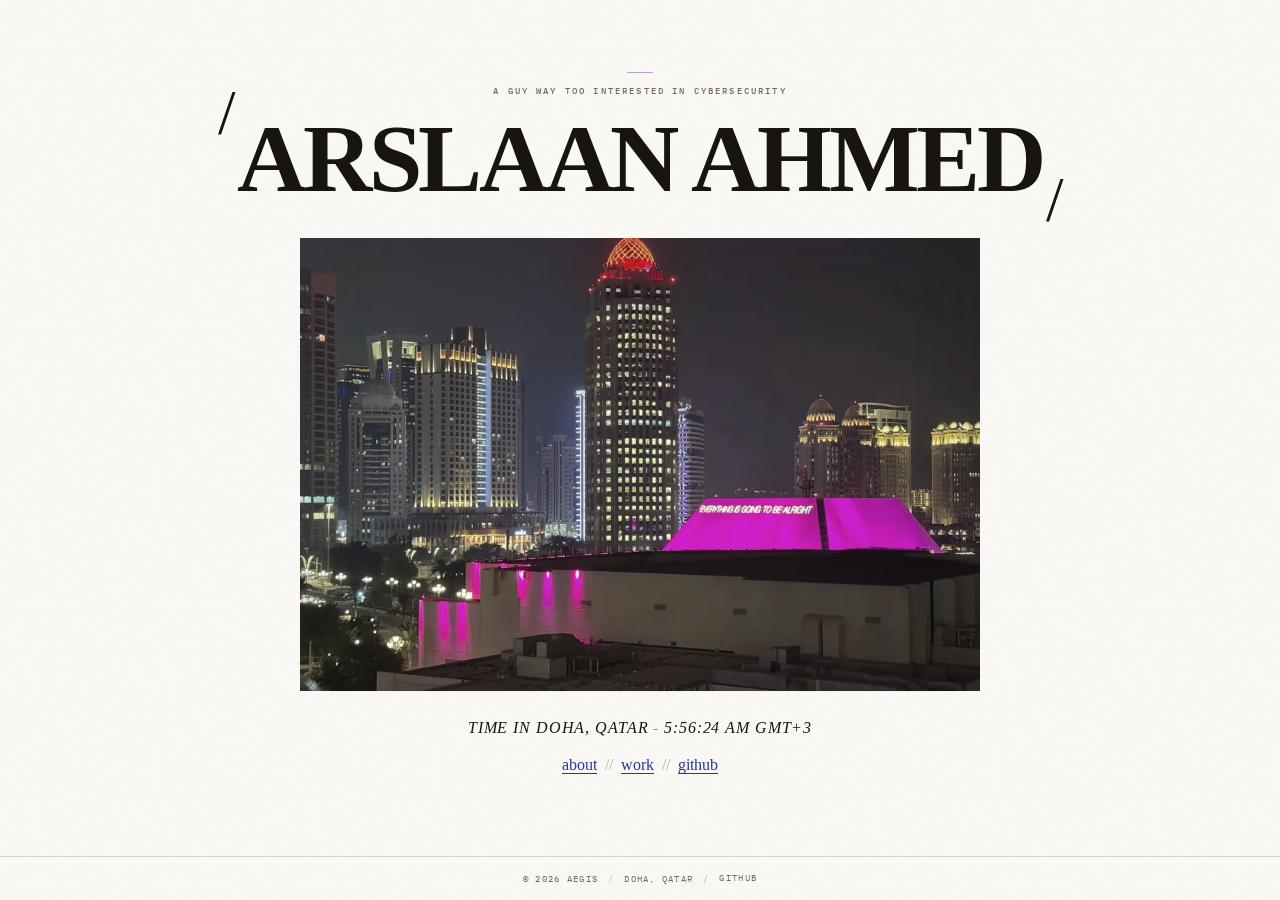
<file: index.html>
<!DOCTYPE html><html lang="en"><head><meta charset="utf-8"><meta name="viewport" content="width=device-width, initial-scale=1"><title>Arslaan Ahmed — Cybersecurity Portfolio</title><meta name="description" content="Arslaan Ahmed is a cybersecurity enthusiast based in Doha, Qatar, working across systems engineering, zero-trust security, and the tools that connect them."><meta name="author" content="Arslaan Ahmed"><meta name="keywords" content="cybersecurity, penetration testing, security engineering, detection engineering, application security, CTF"><meta name="robots" content="index, follow"><meta name="theme-color" content="#faf8f4"><meta name="generator" content="Astro v7.4.12"><meta property="og:type" content="profile"><meta property="og:title" content="Arslaan Ahmed — Cybersecurity Portfolio"><meta property="og:description" content="Arslaan Ahmed is a cybersecurity enthusiast based in Doha, Qatar, working across systems engineering, zero-trust security, and the tools that connect them."><meta property="og:site_name" content="Arslaan Ahmed"><meta property="og:image" content="https://files.manuscdn.com/user_upload_by_module/session_file/310519664086830105/gjMHkPOuxHqGarYZ.jpg"><meta property="og:image:alt" content="A lavender-tinted brutalist library at dusk."><meta name="twitter:card" content="summary_large_image"><meta name="twitter:title" content="Arslaan Ahmed — Cybersecurity Portfolio"><meta name="twitter:description" content="Arslaan Ahmed is a cybersecurity enthusiast based in Doha, Qatar, working across systems engineering, zero-trust security, and the tools that connect them."><meta name="twitter:image" content="https://files.manuscdn.com/user_upload_by_module/session_file/310519664086830105/gjMHkPOuxHqGarYZ.jpg"><link rel="icon" type="image/svg+xml" href="/favicon.svg"><link rel="apple-touch-icon" href="/images/apple-touch-icon.png"><script type="application/ld+json">{"@context":"https://schema.org","@type":"Person","name":"Arslaan Ahmed","jobTitle":"A guy way too interested in cybersecurity","address":{"@type":"PostalAddress","addressLocality":"Doha","addressCountry":"QA"},"sameAs":["https://github.com/averagecopilotabuser"],"knowsAbout":["Penetration testing","Detection engineering","Application security","CTFs"]}</script><link rel="stylesheet" href="/_astro/Masthead.DsQP8aR9.css"><script type="module" src="/_astro/page.B3sWyS9n.js"></script></head><body><a class="skip-link" href="#main">Skip to content</a><main id="main" class="home-main"><div class="home-stack"><header class="masthead masthead--home"><p class="hero-eyebrow">A guy way too interested in cybersecurity</p><h1 class="wordmark wordmark--hero"><span class="slash slash--tl" aria-hidden="true">/</span><span class="wordmark-text">Arslaan Ahmed</span><span class="slash slash--br" aria-hidden="true">/</span></h1></header><figure class="hero-photo"><img src="/_astro/hero.CP5t7UEm_1w8wOq.webp" srcset="/_astro/hero.CP5t7UEm_2mqVcv.webp 640w, /_astro/hero.CP5t7UEm_77d81.webp 960w, /_astro/hero.CP5t7UEm_Z2k3XaE.webp 1440w, /_astro/hero.CP5t7UEm_2awzJw.webp 2000w" alt="Doha skyline at night, with illuminated high-rise buildings and a vivid magenta rooftop installation." sizes="(max-width: 820px) calc(100vw - 40px), 680px" loading="eager" fetchpriority="high" decoding="async" width="2048" height="1536"></figure><p class="clock" data-clock data-timezone="Asia/Qatar"><span class="clock-city">Time in Doha, Qatar</span><span class="clock-dash" aria-hidden="true"> - </span><time data-clock-time>local time</time></p><script type="module">var e=document.querySelector(`[data-clock]`),t=e?.querySelector(`[data-clock-time]`),n=e?.dataset.timezone;if(e&&t&&n){let e=new Intl.DateTimeFormat(`en-US`,{timeZone:n,hour:`numeric`,minute:`2-digit`,second:`2-digit`,hour12:!0,timeZoneName:`short`}),r=``,i=()=>{let n=new Date,i=e.formatToParts(n),a=i.find(e=>e.type===`timeZoneName`)?.value??``,o=`${i.filter(e=>e.type!==`timeZoneName`).map(e=>e.value).join(``).replace(/\u202f/g,` `).trim()} ${a}`.trim();o!==r&&(t.textContent=o,t.dateTime=n.toISOString(),r=o)};i(),window.setInterval(i,1e3)}</script><nav class="site-nav" aria-label="Primary"><a href="/about" class="nav-link">about</a><span class="nav-sep" aria-hidden="true">//</span><a href="/work" class="nav-link">work</a><span class="nav-sep" aria-hidden="true">//</span><a href="https://github.com/averagecopilotabuser" class="nav-link" target="_blank" rel="noopener noreferrer">github<span class="sr-only"> (opens in a new tab)</span></a></nav></div></main><footer class="site-footer site-footer--minimal"><p>© 2026 Aegis</p><span class="footer-sep" aria-hidden="true">/</span><p>Doha, Qatar</p><span class="footer-sep" aria-hidden="true">/</span><a href="https://github.com/averagecopilotabuser" target="_blank" rel="noopener noreferrer">GitHub<span class="sr-only"> (opens in a new tab)</span></a></footer></body></html>
</file>
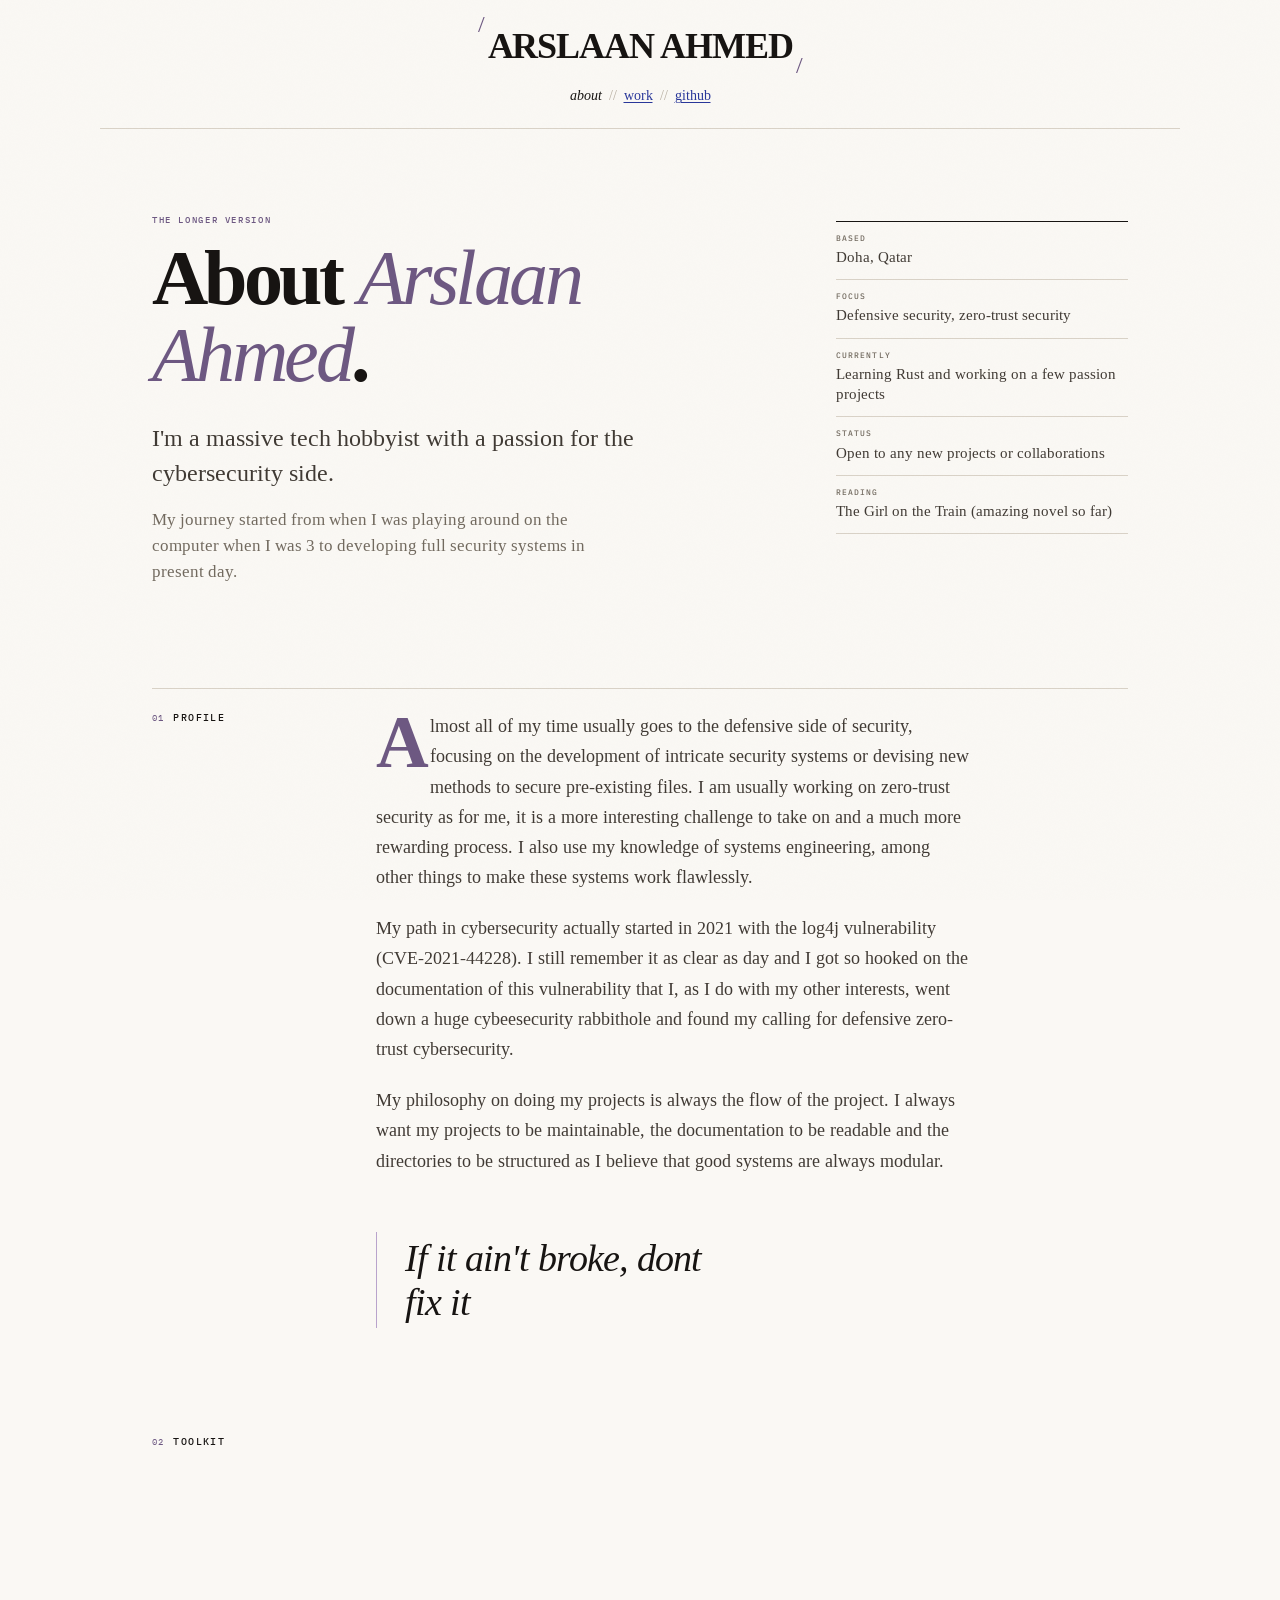
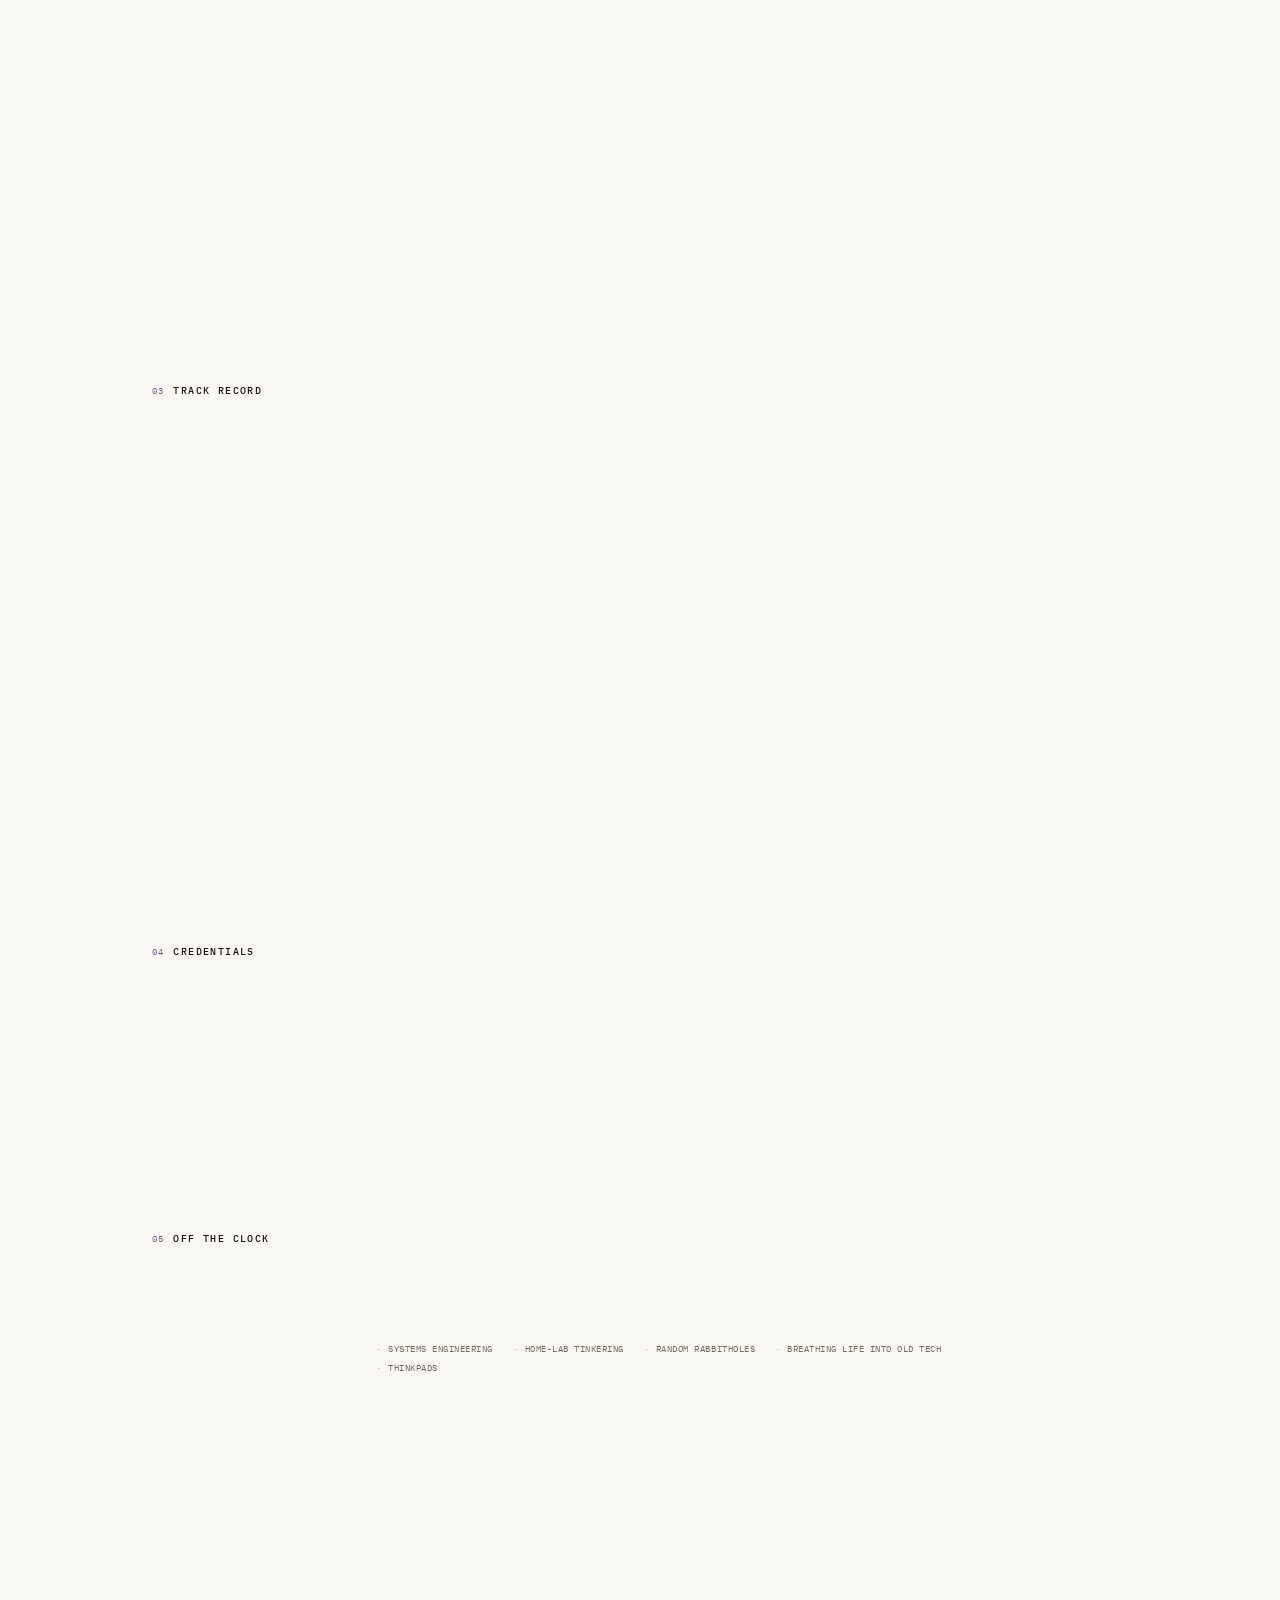
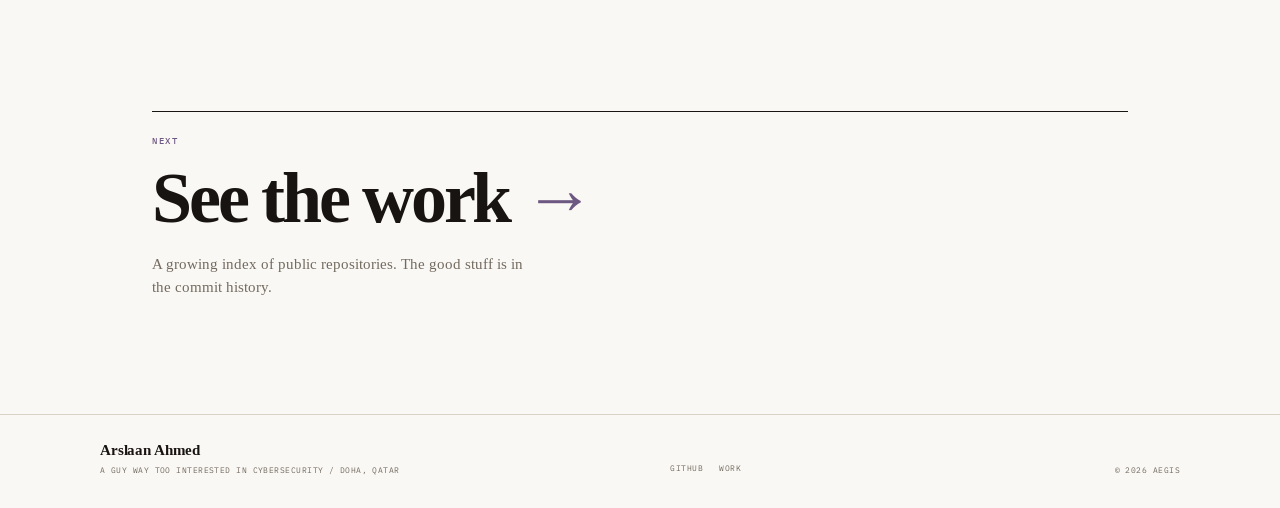
<file: about/index.html>
<!DOCTYPE html><html lang="en"><head><meta charset="utf-8"><meta name="viewport" content="width=device-width, initial-scale=1"><title>About Arslaan Ahmed — Cybersecurity Portfolio</title><meta name="description" content="The longer version: Arslaan Ahmed's path from discovering Windows 7 to building security systems, the tools and ideas behind the work, and what keeps the curiosity going."><meta name="author" content="Arslaan Ahmed"><meta name="keywords" content="cybersecurity, penetration testing, security engineering, detection engineering, application security, CTF"><meta name="robots" content="index, follow"><meta name="theme-color" content="#faf8f4"><meta name="generator" content="Astro v7.4.12"><meta property="og:type" content="profile"><meta property="og:title" content="About Arslaan Ahmed — Cybersecurity Portfolio"><meta property="og:description" content="The longer version: Arslaan Ahmed's path from discovering Windows 7 to building security systems, the tools and ideas behind the work, and what keeps the curiosity going."><meta property="og:site_name" content="Arslaan Ahmed"><meta property="og:image" content="https://files.manuscdn.com/user_upload_by_module/session_file/310519664086830105/gjMHkPOuxHqGarYZ.jpg"><meta property="og:image:alt" content="A lavender-tinted brutalist library at dusk."><meta name="twitter:card" content="summary_large_image"><meta name="twitter:title" content="About Arslaan Ahmed — Cybersecurity Portfolio"><meta name="twitter:description" content="The longer version: Arslaan Ahmed's path from discovering Windows 7 to building security systems, the tools and ideas behind the work, and what keeps the curiosity going."><meta name="twitter:image" content="https://files.manuscdn.com/user_upload_by_module/session_file/310519664086830105/gjMHkPOuxHqGarYZ.jpg"><link rel="icon" type="image/svg+xml" href="/favicon.svg"><link rel="apple-touch-icon" href="/images/apple-touch-icon.png"><link rel="stylesheet" href="/_astro/Masthead.DsQP8aR9.css"><script type="module" src="/_astro/page.B3sWyS9n.js"></script></head><body><a class="skip-link" href="#main">Skip to content</a><header class="masthead masthead--inner"><a class="wordmark wordmark--inner" href="/" aria-label="Arslaan Ahmed — home"><span class="slash slash--tl" aria-hidden="true">/</span><span class="wordmark-text">Arslaan Ahmed</span><span class="slash slash--br" aria-hidden="true">/</span></a><nav class="site-nav" aria-label="Primary"><a href="/about" class="nav-link is-current" aria-current="page">about</a><span class="nav-sep" aria-hidden="true">//</span><a href="/work" class="nav-link">work</a><span class="nav-sep" aria-hidden="true">//</span><a href="https://github.com/averagecopilotabuser" class="nav-link" target="_blank" rel="noopener noreferrer">github<span class="sr-only"> (opens in a new tab)</span></a></nav></header><main id="main" class="page-main"><div class="page-wrap"><section class="page-intro about-intro" aria-labelledby="about-heading"><div class="page-intro-main"><p class="eyebrow">The longer version</p><h1 id="about-heading" class="page-title">About <em>Arslaan Ahmed</em>.</h1><p class="page-lead">I&#39;m a massive tech hobbyist with a passion for the cybersecurity side.</p><p class="page-sub">My journey started from when I was playing around on the computer when I was 3 to developing full security systems in present day.</p></div><aside class="facts" aria-label="Quick facts"><div class="fact"><p class="fact-label">Based</p><p class="fact-value">Doha, Qatar</p></div><div class="fact"><p class="fact-label">Focus</p><p class="fact-value">Defensive security, zero-trust security</p></div><div class="fact"><p class="fact-label">Currently</p><p class="fact-value">Learning Rust and working on a few passion projects</p></div><div class="fact"><p class="fact-label">Status</p><p class="fact-value">Open to any new projects or collaborations</p></div><div class="fact"><p class="fact-label">Reading</p><p class="fact-value">The Girl on the Train (amazing novel so far)</p></div></aside></section><section class="content-section" aria-labelledby="profile-heading"><div class="section-rail"><p class="section-index" aria-hidden="true">01</p><h2 id="profile-heading" class="section-heading">Profile</h2></div><div class="section-body prose"><p class="bio-paragraph dropcap">Almost all of my time usually goes to the defensive side of security, focusing on the development of intricate security systems or devising new methods to secure pre-existing files. I am usually working on zero-trust security as for me, it is a more interesting challenge to take on and a much more rewarding process. I also use my knowledge of systems engineering, among other things to make these systems work flawlessly.</p><p class="bio-paragraph">My path in cybersecurity actually started in 2021 with the log4j vulnerability (CVE-2021-44228). I still remember it as clear as day and I got so hooked on the documentation of this vulnerability that I, as I do with my other interests, went down a huge cybeesecurity rabbithole and found my calling for defensive zero-trust cybersecurity.</p><p class="bio-paragraph">My philosophy on doing my projects is always the flow of the project. I always want my projects to be maintainable, the documentation to be readable and the directories to be structured as I believe that good systems are always modular.</p><blockquote class="pullquote">If it ain&#39;t broke, dont fix it</blockquote></div></section><section class="content-section" aria-labelledby="toolkit-heading"><div class="section-rail"><p class="section-index" aria-hidden="true">02</p><h2 id="toolkit-heading" class="section-heading">Toolkit</h2></div><div class="section-body skill-grid"><div class="skill-group"><h3 class="skill-label">Offensive</h3><ul class="skill-list"><li>Web application testing</li><li>Network &amp; Active Directory enumeration</li><li>Phishing simulations</li><li>OSINT and reconnaissance</li><li>Exploit development (learning)</li></ul></div><div class="skill-group"><h3 class="skill-label">Defensive</h3><ul class="skill-list"><li>Zero-trust security systems building</li><li>SIEM tuning (Splunk, Elastic)</li><li>Incident response</li><li>Threat hunting</li><li>Log pipelines</li></ul></div><div class="skill-group"><h3 class="skill-label">Engineering</h3><ul class="skill-list"><li>Python</li><li>Bash and PowerShell</li><li>Rust (learning)</li><li>Docker</li><li>AWS fundamentals</li><li>C language for low-level systems</li></ul></div><div class="skill-group"><h3 class="skill-label">Tooling</h3><ul class="skill-list"><li>Burp Suite</li><li>Nmap</li><li>BloodHound</li><li>Wireshark</li><li>Ghidra</li><li>Git and CI</li></ul></div></div></section><section class="content-section" aria-labelledby="track-heading"><div class="section-rail"><p class="section-index" aria-hidden="true">03</p><h2 id="track-heading" class="section-heading">Track record</h2></div><div class="section-body"><ol class="timeline"><li class="timeline-item"><p class="timeline-date">2026 — Present</p><div class="timeline-body"><h3 class="timeline-title">Founder</h3><p class="timeline-company">Aegis Cybersecurity Solutions</p><p class="timeline-description">Founder of a company focused on building zero-trust security systems for clients that require the topmost security.</p></div></li><li class="timeline-item"><p class="timeline-date">2026 - Present</p><div class="timeline-body"><h3 class="timeline-title">Head of Security Development</h3><p class="timeline-company">Onigiri</p><p class="timeline-description">A open-source Linux distribution focused on bringing aesthetics and security to an audience that doesn&#39;t want to sacrifice the security for the looks</p></div></li><li class="timeline-item"><p class="timeline-date">2026 - Present</p><div class="timeline-body"><h3 class="timeline-title">Beta Tester and Designer</h3><p class="timeline-company">MID|LINE</p><p class="timeline-description">A upcoming rhythm game with a all-new interface design and innovative features to stand out against the masses, featuring all of your favourite indie artists.</p></div></li></ol></div></section><section class="content-section" aria-labelledby="credentials-heading"><div class="section-rail"><p class="section-index" aria-hidden="true">04</p><h2 id="credentials-heading" class="section-heading">Credentials</h2></div><div class="section-body"><ul class="cert-list"><li class="cert-item"><span class="cert-year">2026</span><span class="cert-name">Introduction to Cybersecurity</span><span class="cert-issuer">CISCO</span></li><li class="cert-item"><span class="cert-year">2026</span><span class="cert-name">AI Fundamentals: Foundations for Understanding AI</span><span class="cert-issuer">IBM</span></li><li class="cert-item"><span class="cert-year">2025</span><span class="cert-name">AI Foundations</span><span class="cert-issuer">IBM</span></li></ul></div></section><section class="content-section" aria-labelledby="off-clock-heading"><div class="section-rail"><p class="section-index" aria-hidden="true">05</p><h2 id="off-clock-heading" class="section-heading">Off the clock</h2></div><div class="section-body prose"><p>When I am not really experimenting with Raspberry Pi microcontrollers, I am usually either delving into some tech rabbit hole I like or reading some great thriller novels I got</p><ul class="interest-list"><li>Systems engineering</li><li>Home-lab tinkering</li><li>Random rabbitholes</li><li>Breathing life into old tech</li><li>ThinkPads</li></ul><div class="now-box"><p class="now-label">Current rotation</p><ol class="now-list"><li><span aria-hidden="true">01</span>Working on Onigiri and ironing out it&#39;s security</li><li><span aria-hidden="true">02</span>Trying to make use of my 2DS again</li><li><span aria-hidden="true">03</span>Studying for college</li></ol></div></div></section><section class="about-cta" aria-labelledby="cta-heading"><p class="eyebrow">Next</p><h2 id="cta-heading" class="cta-heading"><a href="/work" class="cta-link">See the work <span aria-hidden="true">→</span></a></h2><p class="cta-note">A growing index of public repositories. The good stuff is in the commit history.</p></section></div></main><footer class="site-footer site-footer--full"><div class="footer-inner"><div class="footer-brand"><p class="footer-name">Arslaan Ahmed</p><p class="footer-role">A guy way too interested in cybersecurity / Doha, Qatar</p></div><nav class="footer-links" aria-label="Footer"><a href="https://github.com/averagecopilotabuser" target="_blank" rel="noopener noreferrer">GitHub<span class="sr-only"> (opens in a new tab)</span></a><a href="/work">Work</a></nav><p class="footer-copy">© 2026 Aegis</p></div></footer></body></html>
</file>
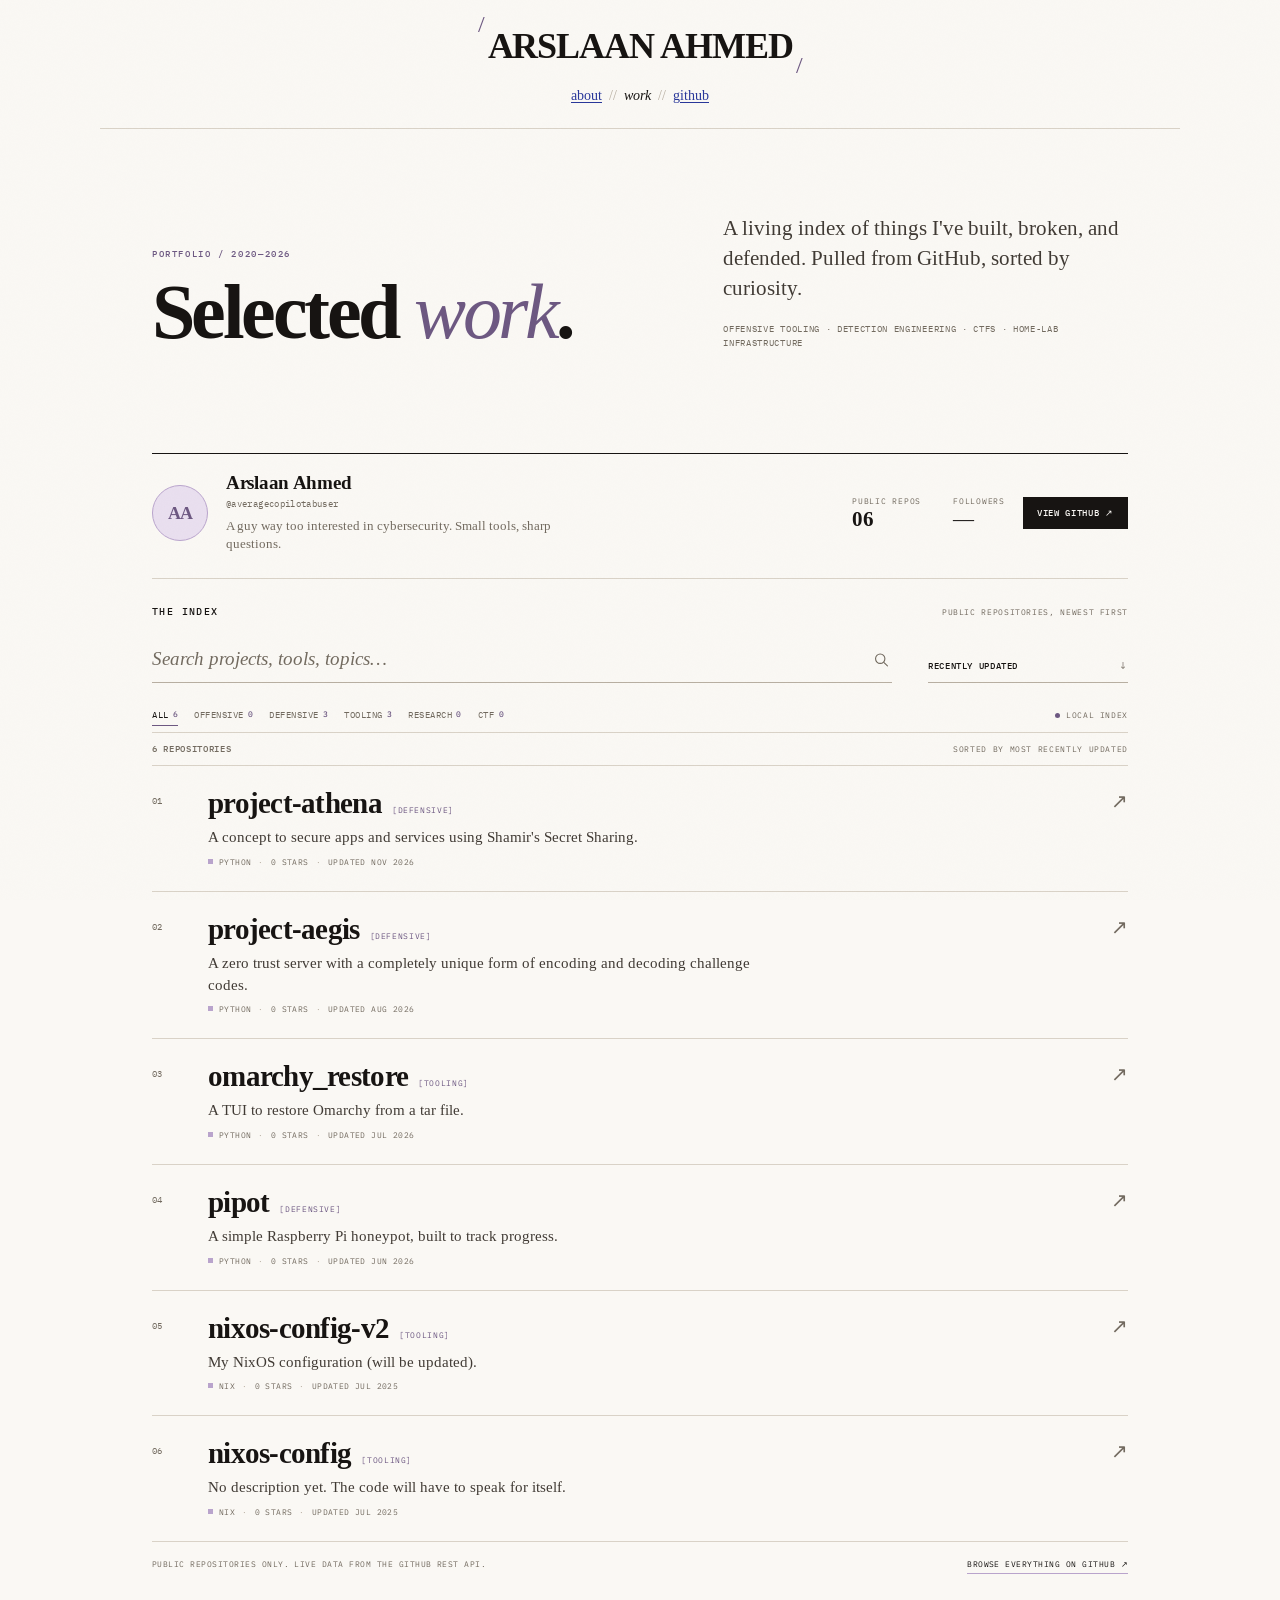
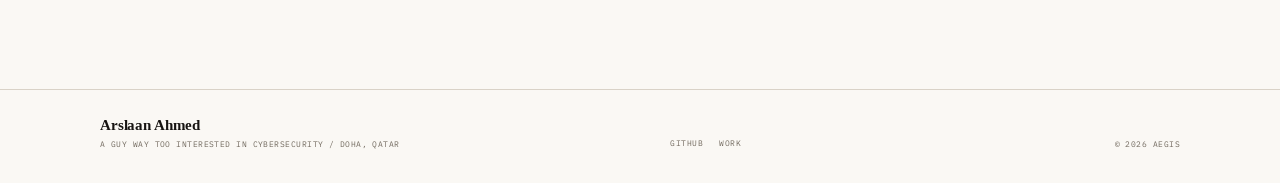
<file: work/index.html>
<!DOCTYPE html><html lang="en"><head><meta charset="utf-8"><meta name="viewport" content="width=device-width, initial-scale=1"><title>Cybersecurity Portfolio — Arslaan Ahmed</title><meta name="description" content="A live index of Arslaan Ahmed's cybersecurity projects: zero-trust security methods, tools that are useful for the general public and hobby projects."><meta name="author" content="Arslaan Ahmed"><meta name="keywords" content="cybersecurity, penetration testing, security engineering, detection engineering, application security, CTF"><meta name="robots" content="index, follow"><meta name="theme-color" content="#faf8f4"><meta name="generator" content="Astro v7.4.12"><meta property="og:type" content="website"><meta property="og:title" content="Cybersecurity Portfolio — Arslaan Ahmed"><meta property="og:description" content="A live index of Arslaan Ahmed's cybersecurity projects: zero-trust security methods, tools that are useful for the general public and hobby projects."><meta property="og:site_name" content="Arslaan Ahmed"><meta property="og:image" content="https://files.manuscdn.com/user_upload_by_module/session_file/310519664086830105/gjMHkPOuxHqGarYZ.jpg"><meta property="og:image:alt" content="A lavender-tinted brutalist library at dusk."><meta name="twitter:card" content="summary_large_image"><meta name="twitter:title" content="Cybersecurity Portfolio — Arslaan Ahmed"><meta name="twitter:description" content="A live index of Arslaan Ahmed's cybersecurity projects: zero-trust security methods, tools that are useful for the general public and hobby projects."><meta name="twitter:image" content="https://files.manuscdn.com/user_upload_by_module/session_file/310519664086830105/gjMHkPOuxHqGarYZ.jpg"><link rel="icon" type="image/svg+xml" href="/favicon.svg"><link rel="apple-touch-icon" href="/images/apple-touch-icon.png"><link rel="stylesheet" href="/_astro/Masthead.DsQP8aR9.css"><script type="module" src="/_astro/page.B3sWyS9n.js"></script></head><body><a class="skip-link" href="#main">Skip to content</a><header class="masthead masthead--inner"><a class="wordmark wordmark--inner" href="/" aria-label="Arslaan Ahmed — home"><span class="slash slash--tl" aria-hidden="true">/</span><span class="wordmark-text">Arslaan Ahmed</span><span class="slash slash--br" aria-hidden="true">/</span></a><nav class="site-nav" aria-label="Primary"><a href="/about" class="nav-link">about</a><span class="nav-sep" aria-hidden="true">//</span><a href="/work" class="nav-link is-current" aria-current="page">work</a><span class="nav-sep" aria-hidden="true">//</span><a href="https://github.com/averagecopilotabuser" class="nav-link" target="_blank" rel="noopener noreferrer">github<span class="sr-only"> (opens in a new tab)</span></a></nav></header><main id="main" class="page-main"><div class="page-wrap"><section class="page-intro work-intro" aria-labelledby="work-heading"><div class="page-intro-main"><p class="eyebrow">Portfolio / 2020—2026</p><h1 id="work-heading" class="page-title">Selected <em>work</em>.</h1></div><div class="work-intro-copy"><p class="page-lead">A living index of things I've built, broken, and defended. Pulled from GitHub, sorted by curiosity.</p><p class="work-intro-note">Offensive tooling · detection engineering · CTFs · home-lab infrastructure</p></div></section><section class="work-index" data-work-index aria-labelledby="index-heading"><div class="gh-profile" data-gh-profile><span class="gh-avatar-wrap"><img class="gh-avatar" data-gh-avatar alt="" width="56" height="56" hidden><span class="gh-avatar-fallback" data-gh-avatar-fallback aria-hidden="true">AA</span></span><div class="gh-identity"><p class="gh-name" data-gh-name>Arslaan Ahmed</p><p class="gh-handle"><a href="https://github.com/averagecopilotabuser" data-gh-handle target="_blank" rel="noopener noreferrer">@averagecopilotabuser<span class="sr-only"> (opens in a new tab)</span></a></p><p class="gh-bio" data-gh-bio>A guy way too interested in cybersecurity. Small tools, sharp questions.</p></div><div class="gh-metrics" aria-label="GitHub profile statistics"><div class="gh-metric"><span class="gh-metric-label">Public repos</span><span class="gh-metric-value" data-gh-repos>06</span></div><div class="gh-metric"><span class="gh-metric-label">Followers</span><span class="gh-metric-value" data-gh-followers>—</span></div></div><a class="gh-profile-link" href="https://github.com/averagecopilotabuser" data-gh-profile-link target="_blank" rel="noopener noreferrer">View GitHub <span aria-hidden="true">↗</span><span class="sr-only"> (opens in a new tab)</span></a></div><div class="work-index-head"><h2 id="index-heading" class="work-index-title">The index</h2><p class="work-index-note">Public repositories, newest first</p></div><div class="work-controls"><label class="search-field" for="project-search"><span class="sr-only">Search repositories</span><input id="project-search" data-search type="search" placeholder="Search projects, tools, topics…" autocomplete="off" spellcheck="false"><svg class="search-glyph" viewBox="0 0 20 20" fill="none" aria-hidden="true"><circle cx="8.5" cy="8.5" r="5.5" stroke="currentColor" stroke-width="1.3"></circle><path d="m13 13 4 4" stroke="currentColor" stroke-width="1.3" stroke-linecap="round"></path></svg></label><label class="sort-field" for="project-sort"><span class="sr-only">Sort repositories</span><select id="project-sort" data-sort><option value="updated">Recently updated</option><option value="stars">Most starred</option><option value="name">Name, A–Z</option></select><span class="sort-chevron" aria-hidden="true">↓</span></label></div><div class="filter-row"><div class="filters" role="group" aria-label="Filter projects by discipline"><button class="filter" type="button" data-filter="All" aria-pressed="true">All<span class="filter-count" data-filter-count>6</span></button><button class="filter" type="button" data-filter="Offensive" aria-pressed="false">Offensive<span class="filter-count" data-filter-count>0</span></button><button class="filter" type="button" data-filter="Defensive" aria-pressed="false">Defensive<span class="filter-count" data-filter-count>3</span></button><button class="filter" type="button" data-filter="Tooling" aria-pressed="false">Tooling<span class="filter-count" data-filter-count>3</span></button><button class="filter" type="button" data-filter="Research" aria-pressed="false">Research<span class="filter-count" data-filter-count>0</span></button><button class="filter" type="button" data-filter="CTF" aria-pressed="false">CTF<span class="filter-count" data-filter-count>0</span></button></div><p class="work-status" aria-live="polite"><span class="status-dot" data-gh-dot aria-hidden="true"></span><span data-gh-status>Local index</span></p></div><div class="work-summary"><p class="work-count" aria-live="polite" data-count>6 repositories</p><p class="work-sort-note" data-sort-note>Sorted by most recently updated</p></div><ul class="project-list" data-project-list aria-label="Repositories"><li class="project-row"><a class="project-link" href="https://github.com/averagecopilotabuser/project-athena" target="_blank" rel="noopener noreferrer"><span class="project-index" aria-hidden="true">01</span><span class="project-main"><span class="project-title-row"><h3 class="project-name">project-athena</h3><span class="project-category">Defensive</span></span><span class="project-description">A concept to secure apps and services using Shamir&#39;s Secret Sharing.</span><span class="project-meta"><span class="project-language">Python</span><span class="project-meta-sep" aria-hidden="true">·</span><span>0 stars</span><span class="project-meta-sep" aria-hidden="true">·</span><span>Updated Nov 2026</span></span></span><span class="project-arrow" aria-hidden="true">↗</span><span class="sr-only"> (opens on GitHub in a new tab)</span></a></li><li class="project-row"><a class="project-link" href="https://github.com/averagecopilotabuser/project-aegis" target="_blank" rel="noopener noreferrer"><span class="project-index" aria-hidden="true">02</span><span class="project-main"><span class="project-title-row"><h3 class="project-name">project-aegis</h3><span class="project-category">Defensive</span></span><span class="project-description">A zero trust server with a completely unique form of encoding and decoding challenge codes.</span><span class="project-meta"><span class="project-language">Python</span><span class="project-meta-sep" aria-hidden="true">·</span><span>0 stars</span><span class="project-meta-sep" aria-hidden="true">·</span><span>Updated Aug 2026</span></span></span><span class="project-arrow" aria-hidden="true">↗</span><span class="sr-only"> (opens on GitHub in a new tab)</span></a></li><li class="project-row"><a class="project-link" href="https://github.com/averagecopilotabuser/omarchy_restore" target="_blank" rel="noopener noreferrer"><span class="project-index" aria-hidden="true">03</span><span class="project-main"><span class="project-title-row"><h3 class="project-name">omarchy_restore</h3><span class="project-category">Tooling</span></span><span class="project-description">A TUI to restore Omarchy from a tar file.</span><span class="project-meta"><span class="project-language">Python</span><span class="project-meta-sep" aria-hidden="true">·</span><span>0 stars</span><span class="project-meta-sep" aria-hidden="true">·</span><span>Updated Jul 2026</span></span></span><span class="project-arrow" aria-hidden="true">↗</span><span class="sr-only"> (opens on GitHub in a new tab)</span></a></li><li class="project-row"><a class="project-link" href="https://github.com/averagecopilotabuser/pipot" target="_blank" rel="noopener noreferrer"><span class="project-index" aria-hidden="true">04</span><span class="project-main"><span class="project-title-row"><h3 class="project-name">pipot</h3><span class="project-category">Defensive</span></span><span class="project-description">A simple Raspberry Pi honeypot, built to track progress.</span><span class="project-meta"><span class="project-language">Python</span><span class="project-meta-sep" aria-hidden="true">·</span><span>0 stars</span><span class="project-meta-sep" aria-hidden="true">·</span><span>Updated Jun 2026</span></span></span><span class="project-arrow" aria-hidden="true">↗</span><span class="sr-only"> (opens on GitHub in a new tab)</span></a></li><li class="project-row"><a class="project-link" href="https://github.com/averagecopilotabuser/nixos-config-v2" target="_blank" rel="noopener noreferrer"><span class="project-index" aria-hidden="true">05</span><span class="project-main"><span class="project-title-row"><h3 class="project-name">nixos-config-v2</h3><span class="project-category">Tooling</span></span><span class="project-description">My NixOS configuration (will be updated).</span><span class="project-meta"><span class="project-language">Nix</span><span class="project-meta-sep" aria-hidden="true">·</span><span>0 stars</span><span class="project-meta-sep" aria-hidden="true">·</span><span>Updated Jul 2025</span></span></span><span class="project-arrow" aria-hidden="true">↗</span><span class="sr-only"> (opens on GitHub in a new tab)</span></a></li><li class="project-row"><a class="project-link" href="https://github.com/averagecopilotabuser/nixos-config" target="_blank" rel="noopener noreferrer"><span class="project-index" aria-hidden="true">06</span><span class="project-main"><span class="project-title-row"><h3 class="project-name">nixos-config</h3><span class="project-category">Tooling</span></span><span class="project-description">No description yet. The code will have to speak for itself.</span><span class="project-meta"><span class="project-language">Nix</span><span class="project-meta-sep" aria-hidden="true">·</span><span>0 stars</span><span class="project-meta-sep" aria-hidden="true">·</span><span>Updated Jul 2025</span></span></span><span class="project-arrow" aria-hidden="true">↗</span><span class="sr-only"> (opens on GitHub in a new tab)</span></a></li></ul><div class="work-empty" data-empty hidden><p class="work-empty-title" data-empty-title>No repositories match that query.</p><p class="work-empty-copy" data-empty-copy>Try a broader term, or clear the filters to see the whole index.</p><button class="text-button" type="button" data-reset>Clear search and filters</button></div><div class="work-index-footer"><p>Public repositories only. Live data from the GitHub REST API.</p><a href="https://github.com/averagecopilotabuser" target="_blank" rel="noopener noreferrer">Browse everything on GitHub <span aria-hidden="true">↗</span><span class="sr-only"> (opens in a new tab)</span></a></div></section><script type="module" src="/_astro/WorkIndex.astro_astro_type_script_index_0_lang.gbr7ft0z.js"></script></div></main><footer class="site-footer site-footer--full"><div class="footer-inner"><div class="footer-brand"><p class="footer-name">Arslaan Ahmed</p><p class="footer-role">A guy way too interested in cybersecurity / Doha, Qatar</p></div><nav class="footer-links" aria-label="Footer"><a href="https://github.com/averagecopilotabuser" target="_blank" rel="noopener noreferrer">GitHub<span class="sr-only"> (opens in a new tab)</span></a><a href="/work">Work</a></nav><p class="footer-copy">© 2026 Aegis</p></div></footer></body></html>
</file>
<file: _astro/Masthead.DsQP8aR9.css>
@font-face{font-family:Tinos;font-style:normal;font-display:swap;font-weight:400;src:url(/_astro/tinos-cyrillic-ext-400-normal.DdITlKdb.woff2)format("woff2"),url(/_astro/tinos-cyrillic-ext-400-normal.l41d2z3M.woff)format("woff");unicode-range:U+460-52F,U+1C80-1C8A,U+20B4,U+2DE0-2DFF,U+A640-A69F,U+FE2E-FE2F}@font-face{font-family:Tinos;font-style:normal;font-display:swap;font-weight:400;src:url(/_astro/tinos-cyrillic-400-normal.kS2dpklR.woff2)format("woff2"),url(/_astro/tinos-cyrillic-400-normal.BInRL8Bn.woff)format("woff");unicode-range:U+301,U+400-45F,U+490-491,U+4B0-4B1,U+2116}@font-face{font-family:Tinos;font-style:normal;font-display:swap;font-weight:400;src:url(/_astro/tinos-greek-ext-400-normal.1tgngtmV.woff2)format("woff2"),url(/_astro/tinos-greek-ext-400-normal.BY5Lx0CY.woff)format("woff");unicode-range:U+1F??}@font-face{font-family:Tinos;font-style:normal;font-display:swap;font-weight:400;src:url(/_astro/tinos-greek-400-normal.BKmklotr.woff2)format("woff2"),url(/_astro/tinos-greek-400-normal.D6DCdDEC.woff)format("woff");unicode-range:U+370-377,U+37A-37F,U+384-38A,U+38C,U+38E-3A1,U+3A3-3FF}@font-face{font-family:Tinos;font-style:normal;font-display:swap;font-weight:400;src:url(/_astro/tinos-hebrew-400-normal.B17QmYDt.woff2)format("woff2"),url(/_astro/tinos-hebrew-400-normal.DhGqnHb1.woff)format("woff");unicode-range:U+307-308,U+590-5FF,U+200C-2010,U+20AA,U+25CC,U+FB1D-FB4F}@font-face{font-family:Tinos;font-style:normal;font-display:swap;font-weight:400;src:url(/_astro/tinos-vietnamese-400-normal.CrJeqB3M.woff2)format("woff2"),url(/_astro/tinos-vietnamese-400-normal.BYl6xqrz.woff)format("woff");unicode-range:U+102-103,U+110-111,U+128-129,U+168-169,U+1A0-1A1,U+1AF-1B0,U+300-301,U+303-304,U+308-309,U+323,U+329,U+1EA0-1EF9,U+20AB}@font-face{font-family:Tinos;font-style:normal;font-display:swap;font-weight:400;src:url(/_astro/tinos-latin-ext-400-normal.C68eX7xt.woff2)format("woff2"),url(/_astro/tinos-latin-ext-400-normal.BUQPNqi9.woff)format("woff");unicode-range:U+100-2BA,U+2BD-2C5,U+2C7-2CC,U+2CE-2D7,U+2DD-2FF,U+304,U+308,U+329,U+1D00-1DBF,U+1E00-1E9F,U+1EF2-1EFF,U+2020,U+20A0-20AB,U+20AD-20C0,U+2113,U+2C60-2C7F,U+A720-A7FF}@font-face{font-family:Tinos;font-style:normal;font-display:swap;font-weight:400;src:url(/_astro/tinos-latin-400-normal.rilFpyjL.woff2)format("woff2"),url(/_astro/tinos-latin-400-normal.B05awSIM.woff)format("woff");unicode-range:U+??,U+131,U+152-153,U+2BB-2BC,U+2C6,U+2DA,U+2DC,U+304,U+308,U+329,U+2000-206F,U+20AC,U+2122,U+2191,U+2193,U+2212,U+2215,U+FEFF,U+FFFD}@font-face{font-family:Tinos;font-style:normal;font-display:swap;font-weight:700;src:url(/_astro/tinos-cyrillic-ext-700-normal.CE86bzrR.woff2)format("woff2"),url(/_astro/tinos-cyrillic-ext-700-normal.yBtNmQaZ.woff)format("woff");unicode-range:U+460-52F,U+1C80-1C8A,U+20B4,U+2DE0-2DFF,U+A640-A69F,U+FE2E-FE2F}@font-face{font-family:Tinos;font-style:normal;font-display:swap;font-weight:700;src:url(/_astro/tinos-cyrillic-700-normal.DGklj3DM.woff2)format("woff2"),url(/_astro/tinos-cyrillic-700-normal.HYhic5tl.woff)format("woff");unicode-range:U+301,U+400-45F,U+490-491,U+4B0-4B1,U+2116}@font-face{font-family:Tinos;font-style:normal;font-display:swap;font-weight:700;src:url(/_astro/tinos-greek-ext-700-normal.nVGGTb9r.woff2)format("woff2"),url(/_astro/tinos-greek-ext-700-normal.Bu9AJavU.woff)format("woff");unicode-range:U+1F??}@font-face{font-family:Tinos;font-style:normal;font-display:swap;font-weight:700;src:url(/_astro/tinos-greek-700-normal.DZiY5218.woff2)format("woff2"),url(/_astro/tinos-greek-700-normal.CAsZoNo7.woff)format("woff");unicode-range:U+370-377,U+37A-37F,U+384-38A,U+38C,U+38E-3A1,U+3A3-3FF}@font-face{font-family:Tinos;font-style:normal;font-display:swap;font-weight:700;src:url(/_astro/tinos-hebrew-700-normal.BNVAlJ0i.woff2)format("woff2"),url(/_astro/tinos-hebrew-700-normal.B737la7J.woff)format("woff");unicode-range:U+307-308,U+590-5FF,U+200C-2010,U+20AA,U+25CC,U+FB1D-FB4F}@font-face{font-family:Tinos;font-style:normal;font-display:swap;font-weight:700;src:url(/_astro/tinos-vietnamese-700-normal.CmLX0U_H.woff2)format("woff2"),url(/_astro/tinos-vietnamese-700-normal.bKCZ5S7w.woff)format("woff");unicode-range:U+102-103,U+110-111,U+128-129,U+168-169,U+1A0-1A1,U+1AF-1B0,U+300-301,U+303-304,U+308-309,U+323,U+329,U+1EA0-1EF9,U+20AB}@font-face{font-family:Tinos;font-style:normal;font-display:swap;font-weight:700;src:url(/_astro/tinos-latin-ext-700-normal.CesJqEpY.woff2)format("woff2"),url(/_astro/tinos-latin-ext-700-normal.nLvPiDAe.woff)format("woff");unicode-range:U+100-2BA,U+2BD-2C5,U+2C7-2CC,U+2CE-2D7,U+2DD-2FF,U+304,U+308,U+329,U+1D00-1DBF,U+1E00-1E9F,U+1EF2-1EFF,U+2020,U+20A0-20AB,U+20AD-20C0,U+2113,U+2C60-2C7F,U+A720-A7FF}@font-face{font-family:Tinos;font-style:normal;font-display:swap;font-weight:700;src:url(/_astro/tinos-latin-700-normal.qGf2y18O.woff2)format("woff2"),url(/_astro/tinos-latin-700-normal.CjcRkLdR.woff)format("woff");unicode-range:U+??,U+131,U+152-153,U+2BB-2BC,U+2C6,U+2DA,U+2DC,U+304,U+308,U+329,U+2000-206F,U+20AC,U+2122,U+2191,U+2193,U+2212,U+2215,U+FEFF,U+FFFD}@font-face{font-family:Tinos;font-style:italic;font-display:swap;font-weight:400;src:url(/_astro/tinos-cyrillic-ext-400-italic.Bz6A2Xew.woff2)format("woff2"),url(/_astro/tinos-cyrillic-ext-400-italic.CgiySoL2.woff)format("woff");unicode-range:U+460-52F,U+1C80-1C8A,U+20B4,U+2DE0-2DFF,U+A640-A69F,U+FE2E-FE2F}@font-face{font-family:Tinos;font-style:italic;font-display:swap;font-weight:400;src:url(/_astro/tinos-cyrillic-400-italic.D26KjN84.woff2)format("woff2"),url(/_astro/tinos-cyrillic-400-italic.CUXT6ECP.woff)format("woff");unicode-range:U+301,U+400-45F,U+490-491,U+4B0-4B1,U+2116}@font-face{font-family:Tinos;font-style:italic;font-display:swap;font-weight:400;src:url(/_astro/tinos-greek-ext-400-italic.QOcg_kQA.woff2)format("woff2"),url(/_astro/tinos-greek-ext-400-italic.C7FWsVQN.woff)format("woff");unicode-range:U+1F??}@font-face{font-family:Tinos;font-style:italic;font-display:swap;font-weight:400;src:url(/_astro/tinos-greek-400-italic.CITkaQD8.woff2)format("woff2"),url(/_astro/tinos-greek-400-italic.Dc-Zjc_Z.woff)format("woff");unicode-range:U+370-377,U+37A-37F,U+384-38A,U+38C,U+38E-3A1,U+3A3-3FF}@font-face{font-family:Tinos;font-style:italic;font-display:swap;font-weight:400;src:url(/_astro/tinos-hebrew-400-italic.Cp89YzKh.woff2)format("woff2"),url(/_astro/tinos-hebrew-400-italic.k5xAEjEk.woff)format("woff");unicode-range:U+307-308,U+590-5FF,U+200C-2010,U+20AA,U+25CC,U+FB1D-FB4F}@font-face{font-family:Tinos;font-style:italic;font-display:swap;font-weight:400;src:url(/_astro/tinos-vietnamese-400-italic.BJdaJnTX.woff2)format("woff2"),url(/_astro/tinos-vietnamese-400-italic.C0nreyLC.woff)format("woff");unicode-range:U+102-103,U+110-111,U+128-129,U+168-169,U+1A0-1A1,U+1AF-1B0,U+300-301,U+303-304,U+308-309,U+323,U+329,U+1EA0-1EF9,U+20AB}@font-face{font-family:Tinos;font-style:italic;font-display:swap;font-weight:400;src:url(/_astro/tinos-latin-ext-400-italic.WsHooD3r.woff2)format("woff2"),url(/_astro/tinos-latin-ext-400-italic.DKtLLJa2.woff)format("woff");unicode-range:U+100-2BA,U+2BD-2C5,U+2C7-2CC,U+2CE-2D7,U+2DD-2FF,U+304,U+308,U+329,U+1D00-1DBF,U+1E00-1E9F,U+1EF2-1EFF,U+2020,U+20A0-20AB,U+20AD-20C0,U+2113,U+2C60-2C7F,U+A720-A7FF}@font-face{font-family:Tinos;font-style:italic;font-display:swap;font-weight:400;src:url(/_astro/tinos-latin-400-italic.BYAl0kbZ.woff2)format("woff2"),url(/_astro/tinos-latin-400-italic.HcuZF3H0.woff)format("woff");unicode-range:U+??,U+131,U+152-153,U+2BB-2BC,U+2C6,U+2DA,U+2DC,U+304,U+308,U+329,U+2000-206F,U+20AC,U+2122,U+2191,U+2193,U+2212,U+2215,U+FEFF,U+FFFD}@font-face{font-family:IBM Plex Mono;font-style:normal;font-display:swap;font-weight:400;src:url(/_astro/ibm-plex-mono-cyrillic-ext-400-normal.xuaO2J-f.woff2)format("woff2"),url(/_astro/ibm-plex-mono-cyrillic-ext-400-normal.DMdlQ8Kv.woff)format("woff");unicode-range:U+460-52F,U+1C80-1C8A,U+20B4,U+2DE0-2DFF,U+A640-A69F,U+FE2E-FE2F}@font-face{font-family:IBM Plex Mono;font-style:normal;font-display:swap;font-weight:400;src:url(/_astro/ibm-plex-mono-cyrillic-400-normal.BSMlKf0J.woff2)format("woff2"),url(/_astro/ibm-plex-mono-cyrillic-400-normal.CEL4l2ZJ.woff)format("woff");unicode-range:U+301,U+400-45F,U+490-491,U+4B0-4B1,U+2116}@font-face{font-family:IBM Plex Mono;font-style:normal;font-display:swap;font-weight:400;src:url(/_astro/ibm-plex-mono-vietnamese-400-normal.BulugwFq.woff2)format("woff2"),url(/_astro/ibm-plex-mono-vietnamese-400-normal.DDuiU_S-.woff)format("woff");unicode-range:U+102-103,U+110-111,U+128-129,U+168-169,U+1A0-1A1,U+1AF-1B0,U+300-301,U+303-304,U+308-309,U+323,U+329,U+1EA0-1EF9,U+20AB}@font-face{font-family:IBM Plex Mono;font-style:normal;font-display:swap;font-weight:400;src:url(/_astro/ibm-plex-mono-latin-ext-400-normal.BmRBH3aV.woff2)format("woff2"),url(/_astro/ibm-plex-mono-latin-ext-400-normal.D3D2R8hC.woff)format("woff");unicode-range:U+100-2BA,U+2BD-2C5,U+2C7-2CC,U+2CE-2D7,U+2DD-2FF,U+304,U+308,U+329,U+1D00-1DBF,U+1E00-1E9F,U+1EF2-1EFF,U+2020,U+20A0-20AB,U+20AD-20C0,U+2113,U+2C60-2C7F,U+A720-A7FF}@font-face{font-family:IBM Plex Mono;font-style:normal;font-display:swap;font-weight:400;src:url(/_astro/ibm-plex-mono-latin-400-normal.DMJ8VG8y.woff2)format("woff2"),url(/_astro/ibm-plex-mono-latin-400-normal.CvHOgSBP.woff)format("woff");unicode-range:U+??,U+131,U+152-153,U+2BB-2BC,U+2C6,U+2DA,U+2DC,U+304,U+308,U+329,U+2000-206F,U+20AC,U+2122,U+2191,U+2193,U+2212,U+2215,U+FEFF,U+FFFD}@font-face{font-family:IBM Plex Mono;font-style:normal;font-display:swap;font-weight:500;src:url(/_astro/ibm-plex-mono-cyrillic-ext-500-normal.BqneJy0T.woff2)format("woff2"),url(/_astro/ibm-plex-mono-cyrillic-ext-500-normal.BIfNGwUT.woff)format("woff");unicode-range:U+460-52F,U+1C80-1C8A,U+20B4,U+2DE0-2DFF,U+A640-A69F,U+FE2E-FE2F}@font-face{font-family:IBM Plex Mono;font-style:normal;font-display:swap;font-weight:500;src:url(/_astro/ibm-plex-mono-cyrillic-500-normal.Bq9vWWag.woff2)format("woff2"),url(/_astro/ibm-plex-mono-cyrillic-500-normal.Ael50iVv.woff)format("woff");unicode-range:U+301,U+400-45F,U+490-491,U+4B0-4B1,U+2116}@font-face{font-family:IBM Plex Mono;font-style:normal;font-display:swap;font-weight:500;src:url(/_astro/ibm-plex-mono-vietnamese-500-normal.DZ4AoWbu.woff2)format("woff2"),url(/_astro/ibm-plex-mono-vietnamese-500-normal.C8zxqsMH.woff)format("woff");unicode-range:U+102-103,U+110-111,U+128-129,U+168-169,U+1A0-1A1,U+1AF-1B0,U+300-301,U+303-304,U+308-309,U+323,U+329,U+1EA0-1EF9,U+20AB}@font-face{font-family:IBM Plex Mono;font-style:normal;font-display:swap;font-weight:500;src:url(/_astro/ibm-plex-mono-latin-ext-500-normal.CAhNIIs5.woff2)format("woff2"),url(/_astro/ibm-plex-mono-latin-ext-500-normal.CZ70TYgx.woff)format("woff");unicode-range:U+100-2BA,U+2BD-2C5,U+2C7-2CC,U+2CE-2D7,U+2DD-2FF,U+304,U+308,U+329,U+1D00-1DBF,U+1E00-1E9F,U+1EF2-1EFF,U+2020,U+20A0-20AB,U+20AD-20C0,U+2113,U+2C60-2C7F,U+A720-A7FF}@font-face{font-family:IBM Plex Mono;font-style:normal;font-display:swap;font-weight:500;src:url(/_astro/ibm-plex-mono-latin-500-normal.DSY6xOcd.woff2)format("woff2"),url(/_astro/ibm-plex-mono-latin-500-normal.CB9ihrfo.woff)format("woff");unicode-range:U+??,U+131,U+152-153,U+2BB-2BC,U+2C6,U+2DA,U+2DC,U+304,U+308,U+329,U+2000-206F,U+20AC,U+2122,U+2191,U+2193,U+2212,U+2215,U+FEFF,U+FFFD}:root{--paper:#faf8f4;--paper-soft:#f4f0e9;--ink:#171412;--ink-soft:#403a34;--muted:#726a5f;--rule:#d9d2c7;--rule-strong:#b8afa2;--link:#29379a;--lavender:#b9a4cc;--lavender-deep:#6d5882;--lavender-wash:#e9dfef;--serif:"Tinos", "Times New Roman", Times, serif;--mono:"IBM Plex Mono", ui-monospace, SFMono-Regular, Menlo, Consolas, monospace;--ease:cubic-bezier(.22, .61, .36, 1);--page-max:1080px;--gutter:clamp(20px, 5vw, 52px)}*,:before,:after{box-sizing:border-box}html{-webkit-text-size-adjust:100%;scroll-behavior:smooth}html,body{margin:0;padding:0}body{background:var(--paper);min-height:100svh;color:var(--ink);font-family:var(--serif);-webkit-font-smoothing:antialiased;text-rendering:optimizelegibility;flex-direction:column;font-size:18px;line-height:1.6;display:flex;overflow-x:hidden}main{flex:1 0 auto}h1,h2,h3,p,figure,blockquote,ol,ul,dl,dd{margin:0;padding:0}ul,ol{list-style:none}img,svg{max-width:100%}img{height:auto}button,input,select{font:inherit;color:inherit}button{cursor:pointer;background:0 0;border:0;padding:0}[hidden]{display:none!important}::selection{background:var(--lavender-wash);color:var(--ink)}body:before{content:"";z-index:200;pointer-events:none;opacity:.032;mix-blend-mode:multiply;background-image:url("data:image/svg+xml,%3Csvg xmlns='http://www.w3.org/2000/svg' width='140' height='140' viewBox='0 0 140 140'%3E%3Cfilter id='n'%3E%3CfeTurbulence type='fractalNoise' baseFrequency='.82' numOctaves='4' stitchTiles='stitch'/%3E%3C/filter%3E%3Crect width='140' height='140' filter='url(%23n)' opacity='.55'/%3E%3C/svg%3E");background-size:140px 140px;position:fixed;inset:0}a{color:var(--link);text-underline-offset:.18em;transition:color .22s var(--ease), text-decoration-color .22s var(--ease);text-decoration:underline 1px}a:hover{color:var(--lavender-deep);text-decoration-color:var(--lavender)}:focus-visible{outline:2px solid var(--lavender-deep);outline-offset:4px}.sr-only{clip:rect(0, 0, 0, 0);white-space:nowrap;border:0;width:1px;height:1px;margin:-1px;padding:0;position:absolute;overflow:hidden}.skip-link{z-index:300;background:var(--ink);color:var(--paper);font-family:var(--mono);letter-spacing:.08em;text-transform:uppercase;transition:transform .2s var(--ease);padding:10px 14px;font-size:10px;text-decoration:none;position:fixed;top:12px;left:12px;transform:translateY(-200%)}.skip-link:focus{color:var(--paper);transform:translateY(0)}.eyebrow{font-family:var(--mono);letter-spacing:.18em;text-transform:uppercase;color:var(--lavender-deep);font-size:9px;font-weight:500;line-height:1.5}.page-wrap{width:min(var(--page-max), 100%);padding:0 var(--gutter) clamp(72px, 9vw, 120px);margin:0 auto}.wordmark{color:var(--ink);font-family:var(--serif);letter-spacing:-.035em;text-transform:uppercase;font-weight:700;line-height:.92;display:inline-block;position:relative}.wordmark--hero{padding:0 .08em;font-size:clamp(52px,7.6vw,96px)}.wordmark--inner{letter-spacing:-.03em;padding:0 .1em;font-size:clamp(26px,3.2vw,36px);line-height:1;text-decoration:none}.wordmark--inner:hover{color:var(--lavender-deep)}.slash{color:var(--ink);font-weight:400;line-height:.8;position:absolute}.wordmark--hero .slash{font-size:.66em}.wordmark--hero .slash--tl{top:-.43em;left:-.18em}.wordmark--hero .slash--br{bottom:-.34em;right:-.16em}.wordmark--inner .slash{color:var(--lavender-deep);font-size:.68em}.wordmark--inner .slash--tl{top:-.58em;left:-.26em}.wordmark--inner .slash--br{bottom:-.44em;right:-.24em}.masthead--home{text-align:center;flex-direction:column;align-items:center;display:flex}.hero-eyebrow{color:var(--muted);font-family:var(--mono);letter-spacing:.24em;text-transform:uppercase;flex-direction:column;align-items:center;gap:12px;margin-bottom:18px;font-size:9px;font-weight:500;line-height:1.4;display:flex}.hero-eyebrow:before{content:"";background:var(--lavender);width:26px;height:1px}.masthead--inner{width:min(var(--page-max), 100%);padding:28px var(--gutter) 22px;border-bottom:1px solid var(--rule);flex-direction:column;align-items:center;gap:12px;margin:0 auto;display:flex}.masthead--inner .site-nav{margin-top:10px;font-size:14px}.home-main{padding:clamp(28px, 4.2vh, 48px) var(--gutter) clamp(36px, 5vh, 56px);justify-content:center;align-items:center;display:flex}.home-stack{text-align:center;flex-direction:column;align-items:center;width:100%;display:flex}.hero-photo{background:var(--lavender-wash);width:min(680px,74vw);margin:clamp(26px,3.8vh,36px) 0 0;position:relative;box-shadow:0 22px 55px -38px #38254680}.hero-photo img{aspect-ratio:3/2;object-fit:cover;filter:saturate(.78)contrast(.93)brightness(1.03)sepia(.06);width:100%;height:auto;display:block}.hero-photo:before{content:"";z-index:1;pointer-events:none;position:absolute;inset:0;box-shadow:inset 0 0 70px #442c5421}.hero-photo:after{content:"";z-index:2;pointer-events:none;mix-blend-mode:multiply;background:linear-gradient(145deg,#bea0da33,#ffe2ee0f 55%,#5a416c21);position:absolute;inset:0}.clock{color:var(--ink);font-family:var(--serif);letter-spacing:.055em;text-transform:uppercase;margin-top:clamp(18px,2.6vh,26px);font-size:clamp(13px,1.25vw,16px);font-style:italic;line-height:1.6}.clock-dash{color:var(--muted)}.clock time{font-variant-numeric:tabular-nums;white-space:nowrap}.site-nav{font-family:var(--serif);flex-wrap:wrap;justify-content:center;align-items:baseline;gap:.25em .5em;margin-top:14px;font-size:clamp(14px,1.3vw,16px);line-height:1.4;display:flex}.site-nav a{color:var(--link);text-underline-offset:.16em;text-decoration-thickness:1px}.site-nav a:hover{color:var(--lavender-deep)}.site-nav a.is-current{color:var(--ink);font-style:italic;text-decoration:none}.nav-sep{color:var(--rule-strong);font-style:normal;text-decoration:none}.page-main{padding-top:clamp(48px,7vw,84px)}.page-intro{margin-bottom:clamp(64px,8vw,104px)}.page-title{max-width:13ch;font-family:var(--serif);letter-spacing:-.045em;margin-top:14px;font-size:clamp(44px,6.4vw,78px);font-weight:700;line-height:.98}.page-title em{color:var(--lavender-deep);font-style:italic;font-weight:400}.page-lead{max-width:50ch;color:var(--ink-soft);margin-top:28px;font-size:clamp(20px,2vw,24px);line-height:1.45}.page-sub{max-width:52ch;color:var(--muted);margin-top:16px;font-size:16.5px;line-height:1.6}.about-intro{grid-template-columns:minmax(0,1.35fr) minmax(240px,.65fr);align-items:start;gap:clamp(40px,6vw,80px);display:grid}.facts{border-top:1px solid var(--ink);margin-top:8px}.fact{border-bottom:1px solid var(--rule);padding:11px 0 12px}.fact-label{color:var(--muted);font-family:var(--mono);letter-spacing:.14em;text-transform:uppercase;margin-bottom:3px;font-size:8px;font-weight:500;line-height:1.4}.fact-value{color:var(--ink-soft);font-size:14.5px;line-height:1.4}.content-section{border-top:1px solid var(--rule);grid-template-columns:160px minmax(0,1fr);gap:clamp(28px,5vw,64px);padding:22px 0 clamp(56px,7vw,84px);display:grid}.section-rail{align-self:start;align-items:baseline;gap:10px;display:flex;position:sticky;top:28px}.section-index{color:var(--lavender-deep);font-family:var(--mono);letter-spacing:.08em;font-size:8.5px}.section-heading{color:var(--ink);font-family:var(--mono);letter-spacing:.14em;text-transform:uppercase;font-size:10px;font-weight:500;line-height:1.4}.section-body{min-width:0}.prose{max-width:66ch}.prose p{color:var(--ink-soft);margin-bottom:1.15em;font-size:18px;line-height:1.68}.prose p:last-child{margin-bottom:0}.dropcap:first-letter{float:left;color:var(--lavender-deep);font-family:var(--serif);padding-top:.05em;padding-right:.02em;font-size:4.05em;font-weight:700;line-height:.78}.pullquote{border-left:1px solid var(--lavender);max-width:18ch;color:var(--ink);letter-spacing:-.025em;margin:clamp(36px,5vw,56px) 0 0;padding:4px 0 4px clamp(18px,3vw,28px);font-size:clamp(26px,3.3vw,38px);font-style:italic;line-height:1.16}.skill-grid{grid-template-columns:repeat(2,minmax(0,1fr));gap:clamp(28px,4vw,44px) clamp(32px,5vw,64px);display:grid}.skill-label{border-bottom:1px solid var(--rule);color:var(--lavender-deep);font-family:var(--mono);letter-spacing:.14em;text-transform:uppercase;margin-bottom:10px;padding-bottom:8px;font-size:9px;font-weight:500;line-height:1.4}.skill-list li{color:var(--ink-soft);padding:4px 0 4px 14px;font-size:15.5px;line-height:1.45;position:relative}.skill-list li:before{content:"·";color:var(--lavender);position:absolute;left:0}.timeline{border-top:1px solid var(--rule)}.timeline-item{border-bottom:1px solid var(--rule);transition:background .25s var(--ease);grid-template-columns:120px minmax(0,1fr);gap:clamp(20px,4vw,48px);margin:0 -12px;padding:20px 12px 22px;display:grid}.timeline-item:hover{background:var(--lavender-wash)}.timeline-date{color:var(--muted);font-family:var(--mono);letter-spacing:.08em;text-transform:uppercase;padding-top:4px;font-size:8.5px;line-height:1.5}.timeline-title{letter-spacing:-.015em;font-size:20px;font-weight:700;line-height:1.2}.timeline-company{color:var(--lavender-deep);font-family:var(--mono);letter-spacing:.1em;text-transform:uppercase;margin-top:5px;font-size:8.5px;line-height:1.5}.timeline-description{max-width:62ch;color:var(--muted);margin-top:10px;font-size:15.5px;line-height:1.55}.cert-list{border-top:1px solid var(--rule)}.cert-item{border-bottom:1px solid var(--rule);grid-template-columns:64px minmax(0,1fr) auto;align-items:baseline;gap:20px;padding:15px 0;display:grid}.cert-year{color:var(--muted);font-family:var(--mono);letter-spacing:.08em;font-size:8.5px}.cert-name{letter-spacing:-.01em;font-size:18px;font-weight:700}.cert-issuer{color:var(--lavender-deep);font-family:var(--mono);letter-spacing:.08em;text-transform:uppercase;font-size:8.5px}.interest-list{flex-wrap:wrap;gap:6px 20px;margin-top:18px;display:flex}.interest-list li{color:var(--muted);font-family:var(--mono);letter-spacing:.06em;text-transform:uppercase;padding-left:12px;font-size:8.5px;line-height:1.5;position:relative}.interest-list li:before{content:"·";color:var(--lavender);position:absolute;left:0}.now-box{border-left:2px solid var(--lavender-deep);background:var(--lavender-wash);margin-top:32px;padding:20px 22px 18px}.now-label{color:var(--lavender-deep);font-family:var(--mono);letter-spacing:.14em;text-transform:uppercase;margin-bottom:10px;font-size:8.5px;font-weight:500}.now-list li{color:var(--ink-soft);grid-template-columns:24px 1fr;gap:10px;padding:3px 0;font-size:15px;line-height:1.45;display:grid}.now-list li span{color:var(--lavender-deep);font-family:var(--mono);padding-top:3px;font-size:8.5px}.about-cta{border-top:1px solid var(--ink);margin-top:clamp(24px,4vw,48px);padding-top:22px}.cta-heading{margin-top:14px}.cta-link{color:var(--ink);font-family:var(--serif);letter-spacing:-.045em;transition:color .25s var(--ease), border-color .25s var(--ease);border-bottom:1px solid #0000;align-items:baseline;gap:14px;font-size:clamp(40px,6vw,72px);font-weight:700;line-height:1;text-decoration:none;display:inline-flex}.cta-link span{color:var(--lavender-deep);transition:transform .3s var(--ease);font-weight:400}.cta-link:hover{border-color:var(--lavender);color:var(--lavender-deep)}.cta-link:hover span{transform:translate(8px)}.cta-note{max-width:48ch;color:var(--muted);margin-top:18px;font-size:15px;line-height:1.55}.work-intro{grid-template-columns:minmax(0,1.1fr) minmax(280px,.9fr);align-items:end;gap:clamp(36px,6vw,80px);display:grid}.work-intro-copy .page-lead{margin-top:0;font-size:clamp(18px,1.7vw,21px)}.work-intro-note{color:var(--muted);font-family:var(--mono);letter-spacing:.08em;text-transform:uppercase;margin-top:18px;font-size:8.5px;line-height:1.7}.work-index{border-top:1px solid var(--ink);padding-top:18px}.gh-profile{border-bottom:1px solid var(--rule);grid-template-columns:56px minmax(0,1fr) auto auto;align-items:center;gap:18px;padding-bottom:24px;display:grid}.gh-avatar-wrap{width:56px;height:56px;position:relative}.gh-avatar{object-fit:cover;border-radius:50%;width:56px;height:56px;display:block}.gh-avatar-fallback{border:1px solid var(--lavender);background:var(--lavender-wash);width:56px;height:56px;color:var(--lavender-deep);font-family:var(--serif);letter-spacing:-.03em;border-radius:50%;place-items:center;font-size:18px;font-weight:700;display:grid}.gh-identity{min-width:0}.gh-name{letter-spacing:-.015em;font-size:19px;font-weight:700;line-height:1.15}.gh-handle{font-family:var(--mono);letter-spacing:.04em;margin-top:3px;font-size:9px;line-height:1.5}.gh-handle a{color:var(--muted);text-decoration:none}.gh-handle a:hover{color:var(--lavender-deep);text-decoration:underline}.gh-bio{max-width:50ch;color:var(--muted);margin-top:6px;font-size:13px;line-height:1.45}.gh-metrics{gap:clamp(18px,3vw,32px);padding-left:10px;display:flex}.gh-metric{flex-direction:column;gap:3px;display:flex}.gh-metric-label{color:var(--muted);font-family:var(--mono);letter-spacing:.1em;text-transform:uppercase;white-space:nowrap;font-size:7.5px;line-height:1.4}.gh-metric-value{font-family:var(--serif);letter-spacing:-.02em;font-size:21px;font-weight:700;line-height:1}.gh-profile-link{background:var(--ink);color:var(--paper);font-family:var(--mono);letter-spacing:.08em;text-transform:uppercase;white-space:nowrap;transition:background .25s var(--ease), color .25s var(--ease);align-items:center;gap:6px;padding:10px 14px;font-size:8.5px;font-weight:500;line-height:1.4;text-decoration:none;display:inline-flex}.gh-profile-link:hover{background:var(--lavender-deep);color:var(--paper)}.work-index-head{justify-content:space-between;align-items:baseline;gap:20px;padding:26px 0 18px;display:flex}.work-index-title{font-family:var(--mono);letter-spacing:.14em;text-transform:uppercase;font-size:10px;font-weight:500;line-height:1.4}.work-index-note{color:var(--muted);font-family:var(--mono);letter-spacing:.08em;text-transform:uppercase;font-size:8px;line-height:1.4}.work-controls{grid-template-columns:minmax(0,1fr) 200px;align-items:end;gap:clamp(20px,3vw,36px);padding-bottom:14px;display:grid}.search-field{display:block;position:relative}.search-field input{border:0;border-bottom:1px solid var(--rule-strong);width:100%;color:var(--ink);font-family:var(--serif);transition:border-color .2s var(--ease);background:0 0;border-radius:0;padding:9px 30px 9px 0;font-size:19px;line-height:1.4}.search-field input::placeholder{color:var(--muted);opacity:1;font-style:italic}.search-field input:hover{border-color:var(--ink)}.search-field input:focus{border-color:var(--lavender-deep);box-shadow:0 1px 0 var(--lavender-deep);outline:none}.search-field input::-webkit-search-cancel-button{-webkit-appearance:none}.search-glyph{width:17px;height:17px;color:var(--muted);pointer-events:none;position:absolute;top:50%;right:2px;transform:translateY(-50%)}.sort-field{display:block;position:relative}.sort-field select{appearance:none;border:0;border-bottom:1px solid var(--rule-strong);width:100%;color:var(--ink);font-family:var(--mono);letter-spacing:.07em;text-transform:uppercase;cursor:pointer;transition:border-color .2s var(--ease);background:0 0;border-radius:0;padding:9px 22px 9px 0;font-size:9px;font-weight:500;line-height:1.5}.sort-field select:focus{border-color:var(--lavender-deep);box-shadow:0 1px 0 var(--lavender-deep);outline:none}.sort-chevron{color:var(--muted);font-family:var(--mono);pointer-events:none;font-size:10px;position:absolute;top:50%;right:2px;transform:translateY(-50%)}.filter-row{flex-wrap:wrap;justify-content:space-between;align-items:center;gap:18px;padding:8px 0 6px;display:flex}.filters{flex-wrap:wrap;align-items:baseline;gap:4px 16px;display:flex}.filter{color:var(--muted);font-family:var(--mono);letter-spacing:.06em;text-transform:uppercase;transition:color .2s var(--ease), border-color .2s var(--ease);border:0;border-bottom:1px solid #0000;padding:3px 0;font-size:8.5px;font-weight:400;line-height:1.5}.filter:hover{color:var(--ink)}.filter[aria-pressed=true]{border-color:var(--lavender-deep);color:var(--ink)}.filter-count{color:var(--lavender-deep);vertical-align:1px;margin-left:4px;font-size:8px;font-weight:500}.work-status{color:var(--muted);font-family:var(--mono);letter-spacing:.08em;text-transform:uppercase;white-space:nowrap;align-items:center;gap:6px;font-size:8px;line-height:1.5;display:flex}.status-dot{background:var(--lavender-deep);border-radius:50%;width:5px;height:5px}.status-dot.is-live{background:var(--ink);box-shadow:0 0 0 3px #17141214}.work-summary{border-top:1px solid var(--rule);justify-content:space-between;gap:16px;padding:10px 0;display:flex}.work-count,.work-sort-note{color:var(--muted);font-family:var(--mono);letter-spacing:.08em;text-transform:uppercase;font-size:8px;line-height:1.5}.work-count{font-size:8.5px;font-weight:500}.project-list{border-bottom:1px solid var(--rule)}.project-row{border-top:1px solid var(--rule)}.project-link{color:var(--ink);transition:background .28s var(--ease);grid-template-columns:40px minmax(0,1fr) 24px;align-items:start;gap:16px;margin:0 -12px;padding:22px 12px 23px;text-decoration:none;display:grid}.project-link:hover{background:var(--lavender-wash)}.project-link:focus-visible{outline:2px solid var(--lavender-deep);outline-offset:2px}.project-index{color:var(--muted);font-family:var(--mono);letter-spacing:.04em;padding-top:7px;font-size:8.5px;line-height:1.5}.project-main{flex-direction:column;gap:7px;min-width:0;display:flex}.project-title-row{flex-wrap:wrap;align-items:baseline;gap:10px;display:flex}.project-name{color:var(--ink);font-family:var(--serif);letter-spacing:-.025em;font-size:clamp(23px,2.4vw,29px);font-weight:700;line-height:1.1}.project-category{color:var(--lavender-deep);font-family:var(--mono);letter-spacing:.08em;text-transform:uppercase;white-space:nowrap;font-size:8px;line-height:1.5}.project-category:before{content:"["}.project-category:after{content:"]"}.project-description{max-width:72ch;color:var(--ink-soft);font-size:14.5px;line-height:1.5}.project-meta{color:var(--muted);font-family:var(--mono);letter-spacing:.05em;text-transform:uppercase;flex-wrap:wrap;align-items:center;gap:7px;font-size:8px;line-height:1.5;display:flex}.project-language:before{content:"";background:var(--lavender);vertical-align:1px;width:5px;height:5px;margin-right:6px;display:inline-block}.project-meta-sep{color:var(--rule-strong)}.project-arrow{color:var(--muted);font-family:var(--serif);transition:transform .28s var(--ease), color .28s var(--ease);justify-self:end;padding-top:3px;font-size:20px;line-height:1}.project-link:hover .project-index,.project-link:hover .project-arrow{color:var(--lavender-deep)}.project-link:hover .project-arrow{transform:translate(4px,-4px)}.work-empty{border-bottom:1px solid var(--rule);text-align:center;padding:56px 0 64px}.work-empty-title{font-family:var(--serif);font-size:26px;font-style:italic;line-height:1.2}.work-empty-copy{color:var(--muted);margin-top:8px;font-size:14px;line-height:1.5}.text-button{border:0;border-bottom:1px solid var(--lavender-deep);color:var(--ink);font-family:var(--mono);letter-spacing:.06em;text-transform:uppercase;margin-top:18px;padding:2px 0;font-size:8.5px;line-height:1.5}.text-button:hover{color:var(--lavender-deep)}.work-index-footer{color:var(--muted);font-family:var(--mono);letter-spacing:.06em;text-transform:uppercase;flex-wrap:wrap;justify-content:space-between;gap:20px;padding:16px 0 0;font-size:8px;line-height:1.6;display:flex}.work-index-footer a{border-bottom:1px solid var(--lavender);color:var(--ink);padding-bottom:2px;text-decoration:none}.work-index-footer a:hover{color:var(--lavender-deep)}.site-footer{flex-shrink:0}.site-footer--minimal{padding:14px var(--gutter);border-top:1px solid var(--rule);color:var(--muted);font-family:var(--mono);letter-spacing:.14em;text-transform:uppercase;flex-wrap:wrap;justify-content:center;align-items:center;gap:6px 10px;font-size:9px;line-height:1.5;display:flex}.site-footer--minimal a{color:var(--muted);border-bottom:1px solid #0000;padding-bottom:1px;text-decoration:none}.site-footer--minimal a:hover{border-color:var(--lavender);color:var(--ink)}.footer-sep{color:var(--rule-strong)}.site-footer--full{padding:26px var(--gutter) 32px;border-top:1px solid var(--rule)}.footer-inner{width:min(var(--page-max), 100%);grid-template-columns:1.3fr 1fr auto;align-items:end;gap:24px;margin:0 auto;display:grid}.footer-name{letter-spacing:-.01em;font-size:15px;font-weight:700;line-height:1.3}.footer-role{color:var(--muted);font-family:var(--mono);letter-spacing:.06em;text-transform:uppercase;margin-top:4px;font-size:7.5px;line-height:1.5}.footer-links{font-family:var(--mono);letter-spacing:.06em;text-transform:uppercase;flex-wrap:wrap;gap:8px 16px;font-size:8px;line-height:1.5;display:flex}.footer-links a{color:var(--muted);border-bottom:1px solid #0000;padding-bottom:1px;text-decoration:none}.footer-links a:hover{border-color:var(--lavender);color:var(--ink)}.footer-copy{color:var(--muted);font-family:var(--mono);letter-spacing:.06em;text-align:right;text-transform:uppercase;font-size:7.5px;line-height:1.5}.notfound-main{padding:clamp(48px, 8vh, 96px) var(--gutter) clamp(64px, 10vh, 120px);justify-content:center;align-items:center;display:flex}.notfound-card{text-align:center;max-width:640px}.notfound-code{font-family:var(--serif);letter-spacing:-.06em;justify-content:center;align-items:flex-start;gap:4px;margin-top:16px;font-size:clamp(96px,17vw,170px);font-weight:700;line-height:.8;display:flex}.notfound-slash{color:var(--lavender-deep);padding-top:.12em;font-size:.36em;font-weight:400;line-height:1}.notfound-title{font-family:var(--serif);letter-spacing:-.025em;margin-top:18px;font-size:clamp(24px,3.2vw,34px);line-height:1.1}.notfound-copy{max-width:42ch;color:var(--muted);margin:12px auto 0;font-size:15.5px;line-height:1.55}.terminal{background:var(--ink);max-width:420px;color:var(--paper);font-family:var(--mono);letter-spacing:.02em;text-align:left;margin:26px auto 0;padding:14px 18px;font-size:10px;line-height:1.7}.terminal p{margin:0}.terminal-prompt{color:var(--lavender)}.terminal-error{color:#d8a7b8;padding-left:14px}.notfound-links{font-family:var(--mono);letter-spacing:.06em;text-transform:uppercase;flex-wrap:wrap;justify-content:center;gap:8px 12px;margin-top:26px;font-size:9px;line-height:1.5;display:flex}.notfound-links a{border-bottom:1px solid var(--lavender);color:var(--ink);padding-bottom:2px;text-decoration:none}.notfound-links a:hover{color:var(--lavender-deep)}.notfound-links span{color:var(--rule-strong)}@keyframes rise{0%{opacity:0;transform:translateY(16px)}to{opacity:1;transform:none}}@keyframes photo-in{0%{opacity:0;clip-path:inset(0 0 100%)}to{opacity:1;clip-path:inset(0)}}.masthead--home{animation:rise .9s var(--ease) both}.hero-photo{animation:photo-in 1.05s var(--ease) .14s both}.clock{animation:rise .8s var(--ease) .5s both}.home-main .site-nav{animation:rise .8s var(--ease) .62s both}.site-footer--minimal{animation:rise .8s var(--ease) .75s both}.page-intro{animation:rise .8s var(--ease) both}.content-section,.work-index,.about-cta{animation:rise .8s var(--ease) 80ms both}@media (prefers-reduced-motion:reduce){*,:before,:after{scroll-behavior:auto!important;transition-duration:.01ms!important;animation-duration:.01ms!important;animation-iteration-count:1!important;animation-delay:0s!important}}@media (width<=960px){.about-intro{grid-template-columns:1fr;gap:36px}.facts{grid-template-columns:1fr 1fr;gap:0 24px;display:grid}.work-intro{grid-template-columns:1fr;align-items:start;gap:24px}.work-intro-copy{max-width:52ch}.content-section{grid-template-columns:120px minmax(0,1fr);gap:32px}.gh-profile{grid-template-columns:56px minmax(0,1fr) auto}.gh-profile-link{grid-column:2/-1;justify-self:start;margin-top:4px}}@media (width<=760px){:root{--gutter:22px}.page-intro{margin-bottom:clamp(44px,9vw,56px)}.page-title{font-size:clamp(40px,10vw,56px)}.content-section{grid-template-columns:1fr;gap:22px;padding-bottom:60px}.section-rail{position:static}.skill-grid{grid-template-columns:1fr;gap:28px}.timeline-item{grid-template-columns:1fr;gap:8px}.timeline-date{padding-top:0}.cert-item{grid-template-columns:52px minmax(0,1fr);gap:12px}.cert-issuer{grid-column:2}.gh-profile{grid-template-columns:48px minmax(0,1fr);gap:14px}.gh-avatar-wrap,.gh-avatar,.gh-avatar-fallback{width:48px;height:48px}.gh-metrics{grid-column:1/-1;margin-top:4px;padding-left:0}.gh-profile-link{grid-column:1/-1;justify-content:center;width:100%}.work-controls{grid-template-columns:1fr;gap:16px}.work-index-head{flex-direction:column;align-items:flex-start;gap:4px}.filter-row{flex-direction:column;align-items:flex-start;gap:14px}.filters{row-gap:8px}.work-summary{flex-direction:column;gap:7px}.project-link{grid-template-columns:26px minmax(0,1fr) 18px;gap:10px;margin:0 -6px;padding:20px 6px}.project-index{padding-top:5px}.project-name{font-size:24px}.project-description{font-size:14px}.project-arrow{font-size:18px}.work-index-footer{flex-direction:column;gap:8px}.footer-inner{grid-template-columns:1fr;align-items:start;gap:14px}.footer-copy{text-align:left}.site-footer--minimal{gap:4px 8px;font-size:7.5px}}@media (width<=560px){.home-main{padding-top:34px;padding-bottom:34px}.hero-eyebrow{letter-spacing:.2em;margin-bottom:18px;font-size:8px}.wordmark--hero{font-size:clamp(46px,13vw,58px)}.wordmark--hero .slash{font-size:.6em}.wordmark--hero .slash--tl{top:-.45em;left:-.16em}.wordmark--hero .slash--br{bottom:-.36em;right:-.14em}.hero-photo{width:calc(100vw - 2 * var(--gutter));margin-top:30px}.clock{margin-top:22px;font-size:12px}.site-nav{gap:.2em .4em;margin-top:14px;font-size:14px}.facts{grid-template-columns:1fr}.page-lead{font-size:19px}.page-sub{font-size:15.5px}.prose p{font-size:17px}.pullquote{font-size:27px}.notfound-code{font-size:110px}.site-footer--minimal{gap:3px 7px;font-size:7.5px}}@media (height<=800px) and (width>=700px){.home-main{padding-top:20px;padding-bottom:20px}.hero-eyebrow{margin-bottom:12px}.wordmark--hero{font-size:clamp(64px,7.6vw,88px)}.hero-photo{width:min(560px,62vw);margin-top:22px}.clock{margin-top:18px}.site-nav{margin-top:10px}}@media (height<=680px) and (width>=700px){.hero-eyebrow{display:none}.wordmark--hero{font-size:64px}.hero-photo{width:min(500px,54vw)}.site-footer--minimal{padding:10px var(--gutter)}}
</file>
